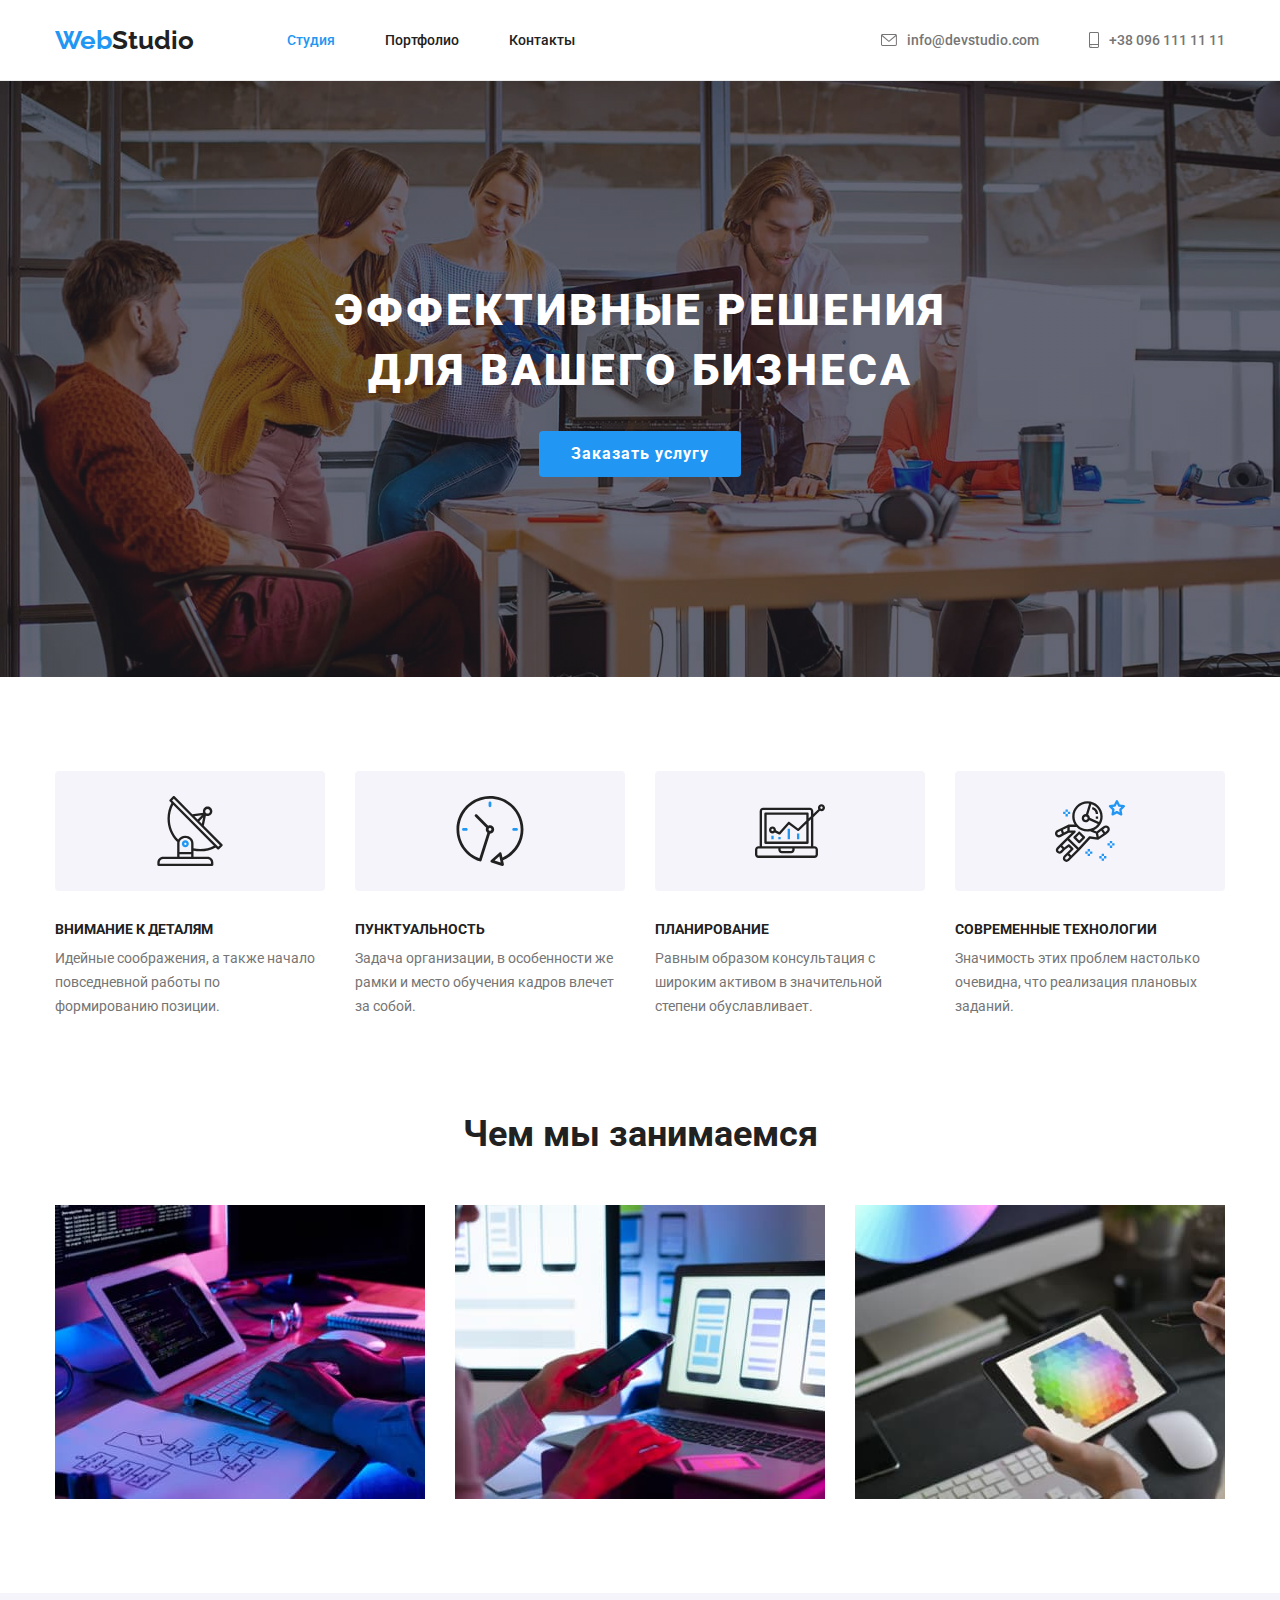
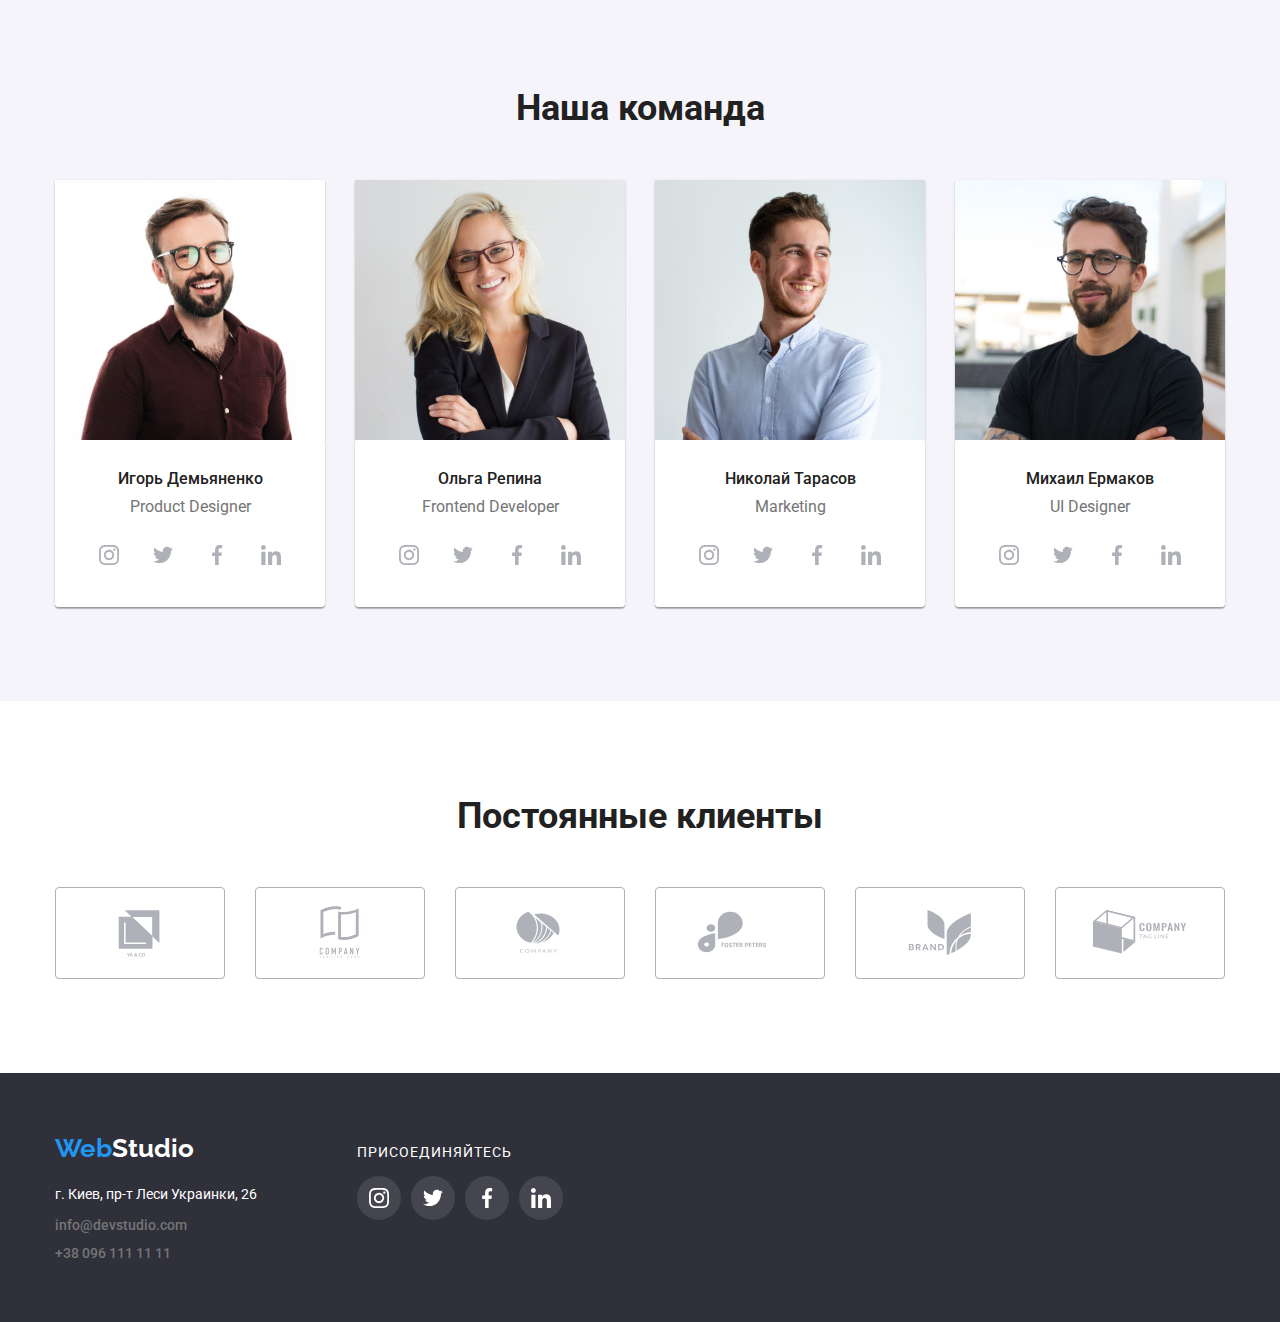
<file: index.html>
<!DOCTYPE html>
<html lang="ru">
  <head>
    <meta charset="UTF-8" />
    <meta http-equiv="X-UA-Compatible" content="IE=edge" />
    <meta name="viewport" content="width=device-width, initial-scale=1.0" />
    <title>Studio</title>
    <link rel="preconnect" href="https://fonts.gstatic.com" />
    <link
      href="https://fonts.googleapis.com/css2?family=Raleway:wght@700&family=Roboto:wght@400;500;700;900&display=swap"
      rel="stylesheet"
    />
    <link
      rel="stylesheet"
      href="https://cdnjs.cloudflare.com/ajax/libs/modern-normalize/1.0.0/modern-normalize.min.css"
    />
    <link rel="stylesheet" href="./css/style.css" />
  </head>
  <body>
    <header class="section-header">
      <div class="container header-nav">
        <a href="./index.html" class="link logo">
          <span class="logo-part">Web</span>Studio</a
        >
        <nav>
          <ul class="ul navlist">
            <li class="item">
              <a class="link current-link" href="./index.html">Студия</a>
            </li>
            <li class="item">
              <a class="link" href="./portfolio.html">Портфолио</a>
            </li>
            <li class="item"><a class="link" href="">Контакты</a></li>
          </ul>
        </nav>
        <ul class="ul contacts contacts-header">
          <li class="item-contacts">
            <a class="item link" href="mailto:info@devstudio.com">
              <svg class="icon-contacts" width="16px" height="12px">
                <use href="./imeges/sprite.svg#icon-envelope"></use>
              </svg>
              info@devstudio.com</a
            >
          </li>
          <li class="item-contacts">
            <a class="item link" href="tel:+380961111111">
              <svg class="icon-contacts" width="10px" height="16px">
                <use href="./imeges/sprite.svg#icon-smartphone"></use>
              </svg>
              +38 096 111 11 11</a
            >
          </li>
        </ul>
      </div>
    </header>
    <main>
      <section class="hero">
        <div class="container">
          <h1 class="main-title">
            эффективные решения<br />для вашего бизнеса
          </h1>
          <button type="button" class="button-main">Заказать услугу</button>
        </div>
      </section>
      <section class="section-advantages">
        <div class="container">
          <!--<h2>Наши преимущества</h2>-->
          <ul class="ul advantages-list">
            <li class="item">
              <div class="bkg-icon-advantages">
                <svg class="icon-advantages" width="70px" height="70px">
                  <use href="./imeges/sprite.svg#icon-attention"></use>
                </svg>
              </div>
              <h3 class="advantages">Внимание к деталям</h3>
              <p class="advantages-description">
                Идейные соображения, а также начало повседневной работы по
                формированию позиции.
              </p>
            </li>
            <li class="item">
              <div class="bkg-icon-advantages">
                <svg class="icon-advantages" width="70px" height="70px">
                  <use href="./imeges/sprite.svg#icon-punctuality"></use>
                </svg>
              </div>
              <h3 class="advantages">Пунктуальность</h3>
              <p class="advantages-description">
                Задача организации, в особенности же рамки и место обучения
                кадров влечет за собой.
              </p>
            </li>
            <li class="item">
              <div class="bkg-icon-advantages">
                <svg class="icon-advantages" width="70px" height="70px">
                  <use href="./imeges/sprite.svg#icon-planning"></use>
                </svg>
              </div>
              <h3 class="advantages">Планирование</h3>
              <p class="advantages-description">
                Равным образом консультация с широким активом в значительной
                степени обуславливает.
              </p>
            </li>
            <li class="item">
              <div class="bkg-icon-advantages">
                <svg class="icon-advantages" width="70px" height="70px">
                  <use href="./imeges/sprite.svg#icon-technology"></use>
                </svg>
              </div>
              <h3 class="advantages">Современные технологии</h3>
              <p class="advantages-description">
                Значимость этих проблем настолько очевидна, что реализация
                плановых заданий.
              </p>
            </li>
          </ul>
        </div>
      </section>
      <section class="section-about-us">
        <div class="container">
          <h2 class="title-about-us">Чем мы занимаемся</h2>
          <ul class="ul doing-list">
            <li class="item">
              <img
                src="./imeges/squoosh_img1.jpg"
                alt="img_laptop"
                width="370"
                height="294"
                class="fill"
              />
            </li>
            <li class="item">
              <img
                src="./imeges/squoosh_img2.jpg"
                alt="img_phone"
                width="370"
                height="294"
                class="fill"
              />
            </li>
            <li class="item">
              <img
                src="./imeges/squoosh_img3.jpg"
                alt="img_tabtel"
                width="370"
                height="294"
                class="fill"
              />
            </li>
          </ul>
        </div>
      </section>
      <section class="section-our-teem">
        <div class="container">
          <h2 class="title-about-us">Наша команда</h2>
          <ul class="ul our-teem-list">
            <li class="item-teem">
              <img
                src="./imeges/squoosh_photo_designer1.jpg"
                alt="photo designer"
                width="270"
                height="260"
                class="fill"
              />
              <div class="card-name-teem">
                <h3 class="about-name">Игорь Демьяненко</h3>
                <p class="about-position">Product Designer</p>
                <ul class="ul list-social-icons">
                  <li class="social-link-item">
                    <a class="link social-link" href="">
                      <svg class="social-icon" width="20" height="20">
                        <use href="./imeges/sprite.svg#icon-instagram"></use>
                      </svg>
                    </a>
                  </li>
                  <li class="social-link-item">
                    <a class="link social-link" href="">
                      <svg class="social-icon" width="20" height="20">
                        <use href="./imeges/sprite.svg#icon-twitter"></use>
                      </svg>
                    </a>
                  </li>
                  <li class="social-link-item">
                    <a class="link social-link" href="">
                      <svg class="social-icon" width="20" height="20">
                        <use href="./imeges/sprite.svg#icon-facebook"></use>
                      </svg>
                    </a>
                  </li>
                  <li class="social-link-item">
                    <a class="link social-link" href="">
                      <svg class="social-icon" width="20" height="20">
                        <use href="./imeges/sprite.svg#icon-linkedin"></use>
                      </svg>
                    </a>
                  </li>
                </ul>
              </div>
            </li>
            <li class="item-teem">
              <img
                src="./imeges/squoosh_photo_developer2.jpg"
                alt="photo developer"
                width="270"
                height="260"
                class="fill"
              />
              <div class="card-name-teem">
                <h3 class="about-name">Ольга Репина</h3>
                <p class="about-position">Frontend Developer</p>
                <ul class="ul list-social-icons">
                  <li class="social-link-item">
                    <a class="social-link" href="">
                      <svg class="social-icon" width="20" height="20">
                        <use href="./imeges/sprite.svg#icon-instagram"></use>
                      </svg>
                    </a>
                  </li>
                  <li class="social-link-item">
                    <a class="social-link" href="">
                      <svg class="social-icon" width="20" height="20">
                        <use href="./imeges/sprite.svg#icon-twitter"></use>
                      </svg>
                    </a>
                  </li>
                  <li class="social-link-item">
                    <a class="social-link" href="">
                      <svg class="social-icon" width="20" height="20">
                        <use href="./imeges/sprite.svg#icon-facebook"></use>
                      </svg>
                    </a>
                  </li>
                  <li class="social-link-item">
                    <a class="social-link" href="">
                      <svg class="social-icon" width="20" height="20">
                        <use href="./imeges/sprite.svg#icon-linkedin"></use>
                      </svg>
                    </a>
                  </li>
                </ul>
              </div>
            </li>

            <li class="item-teem">
              <img
                src="./imeges/squoosh_photo_marketing3.jpg"
                alt="photo marketing"
                width="270"
                height="260"
                class="fill"
              />
              <div class="card-name-teem">
                <h3 class="about-name">Николай Тарасов</h3>
                <p class="about-position">Marketing</p>
                <ul class="ul list-social-icons">
                  <li class="social-link-item">
                    <a class="link social-link" href="">
                      <svg class="social-icon" width="20" height="20">
                        <use href="./imeges/sprite.svg#icon-instagram"></use>
                      </svg>
                    </a>
                  </li>
                  <li class="social-link-item">
                    <a class="link social-link" href="">
                      <svg class="social-icon" width="20" height="20">
                        <use href="./imeges/sprite.svg#icon-twitter"></use>
                      </svg>
                    </a>
                  </li>
                  <li class="social-link-item">
                    <a class="link social-link" href="">
                      <svg class="social-icon" width="20" height="20">
                        <use href="./imeges/sprite.svg#icon-facebook"></use>
                      </svg>
                    </a>
                  </li>
                  <li class="social-link-item">
                    <a class="link social-link" href="">
                      <svg class="social-icon" width="20" height="20">
                        <use href="./imeges/sprite.svg#icon-linkedin"></use>
                      </svg>
                    </a>
                  </li>
                </ul>
              </div>
            </li>

            <li class="item-teem">
              <img
                src="./imeges/squoosh_photo_ui_designer4.jpg"
                alt="photo ui designer"
                width="270"
                height="260"
                class="fill"
              />
              <div class="card-name-teem">
                <h3 class="about-name">Михаил Ермаков</h3>
                <p class="about-position">UI Designer</p>
                <ul class="ul list-social-icons">
                  <li class="social-link-item">
                    <a class="link social-link" href="">
                      <svg class="social-icon" width="20" height="20">
                        <use href="./imeges/sprite.svg#icon-instagram"></use>
                      </svg>
                    </a>
                  </li>
                  <li class="social-link-item">
                    <a class="link social-link" href="">
                      <svg class="social-icon" width="20" height="20">
                        <use href="./imeges/sprite.svg#icon-twitter"></use>
                      </svg>
                    </a>
                  </li>
                  <li class="social-link-item">
                    <a class="link social-link" href="">
                      <svg class="social-icon" width="20" height="20">
                        <use href="./imeges/sprite.svg#icon-facebook"></use>
                      </svg>
                    </a>
                  </li>
                  <li class="social-link-item">
                    <a class="link social-link" href="">
                      <svg class="social-icon" width="20" height="20">
                        <use href="./imeges/sprite.svg#icon-linkedin"></use>
                      </svg>
                    </a>
                  </li>
                </ul>
              </div>
            </li>
          </ul>
        </div>
      </section>
      <section class="section-our-clients">
        <div class="container">
          <h2 class="title-our-clients">Постоянные клиенты</h2>
          <ul class="ul list-icon-client">
            <li class="item-icon-client">
              <a class="link-icon-client" href="">
                <svg class="icon-client" width="106px" height="60px">
                  <use href="./imeges/sprite.svg#icon-f_logo"></use>
                </svg>
              </a>
            </li>
            <li class="item-icon-client">
              <a class="link-icon-client" href="">
                <svg class="icon-client" width="106px" height="60px">
                  <use href="./imeges/sprite.svg#icon-second_logo"></use>
                </svg>
              </a>
            </li>
            <li class="item-icon-client">
              <a class="link-icon-client" href="">
                <svg class="icon-client" width="106px" height="60px">
                  <use href="./imeges/sprite.svg#icon-third_logo"></use>
                </svg>
              </a>
            </li>
            <li class="item-icon-client">
              <a class="link-icon-client" href="">
                <svg class="icon-client" width="106px" height="60px">
                  <use href="./imeges/sprite.svg#icon-fourth_logo"></use>
                </svg>
              </a>
            </li>
            <li class="item-icon-client">
              <a class="link-icon-client" href="">
                <svg class="icon-client" width="106px" height="60px">
                  <use href="./imeges/sprite.svg#icon-fifth_logo"></use></svg>
                </a>
            </li>
            <li class="item-icon-client">
              <a class="link-icon-client" href="">
                <svg class="icon-client" width="106px" height="60px">
                  <use href="./imeges/sprite.svg#icon-sixth_logo"></use>
                </svg>
              </a>
            </li>
          </ul>
        </div>
      </section>
    </main>
    <footer class="footer">
      <div class="container">
        <div class="footer-logo-contacts">
          <a href="./index.html" class="link logo">
            <span class="logo-part">Web</span>Studio</a
          >
          <address class="address">
            <ul class="ul contacts">
              <li class="item studio-address">
                г. Киев, пр-т Леси Украинки, 26
              </li>
              <li class="item">
                <a class="link" href="mailto:info@devstudio.com"
                  >info@devstudio.com</a>
              </li>
              <li class="item">
                <a class="link" href="tel:+380961111111">+38 096 111 11 11</a>
              </li>
            </ul>
          </address>
        </div>
        <div class="footer-social-icons">
          <p class="title-footer-social-icons">присоединяйтесь</p>
          <ul class="ul footer-list-social-icons">
            <li class="footer-social-link-item">
              <a class="footer-social-link" href="">
                <svg class="footer-social-icon" width="20" height="20">
                  <use href="./imeges/sprite.svg#icon-instagram"></use>
                </svg>
              </a>
            </li>
            <li class="footer-social-link-item">
              <a class="footer-social-link" href="">
                <svg class="footer-social-icon" width="20" height="20">
                  <use href="./imeges/sprite.svg#icon-twitter"></use>
                </svg>
              </a>
            </li>
            <li class="footer-social-link-item">
              <a class="footer-social-link" href="">
                <svg class="footer-social-icon" width="20" height="20">
                  <use href="./imeges/sprite.svg#icon-facebook"></use>
                </svg>
              </a>
            </li>
            <li class="footer-social-link-item">
              <a class="footer-social-link" href="">
                <svg class="footer-social-icon" width="20" height="20">
                  <use href="./imeges/sprite.svg#icon-linkedin"></use>
                </svg>
              </a>
            </li>
          </ul>
        </div>
      </div>
    </footer>
  </body>
</html>
</file>
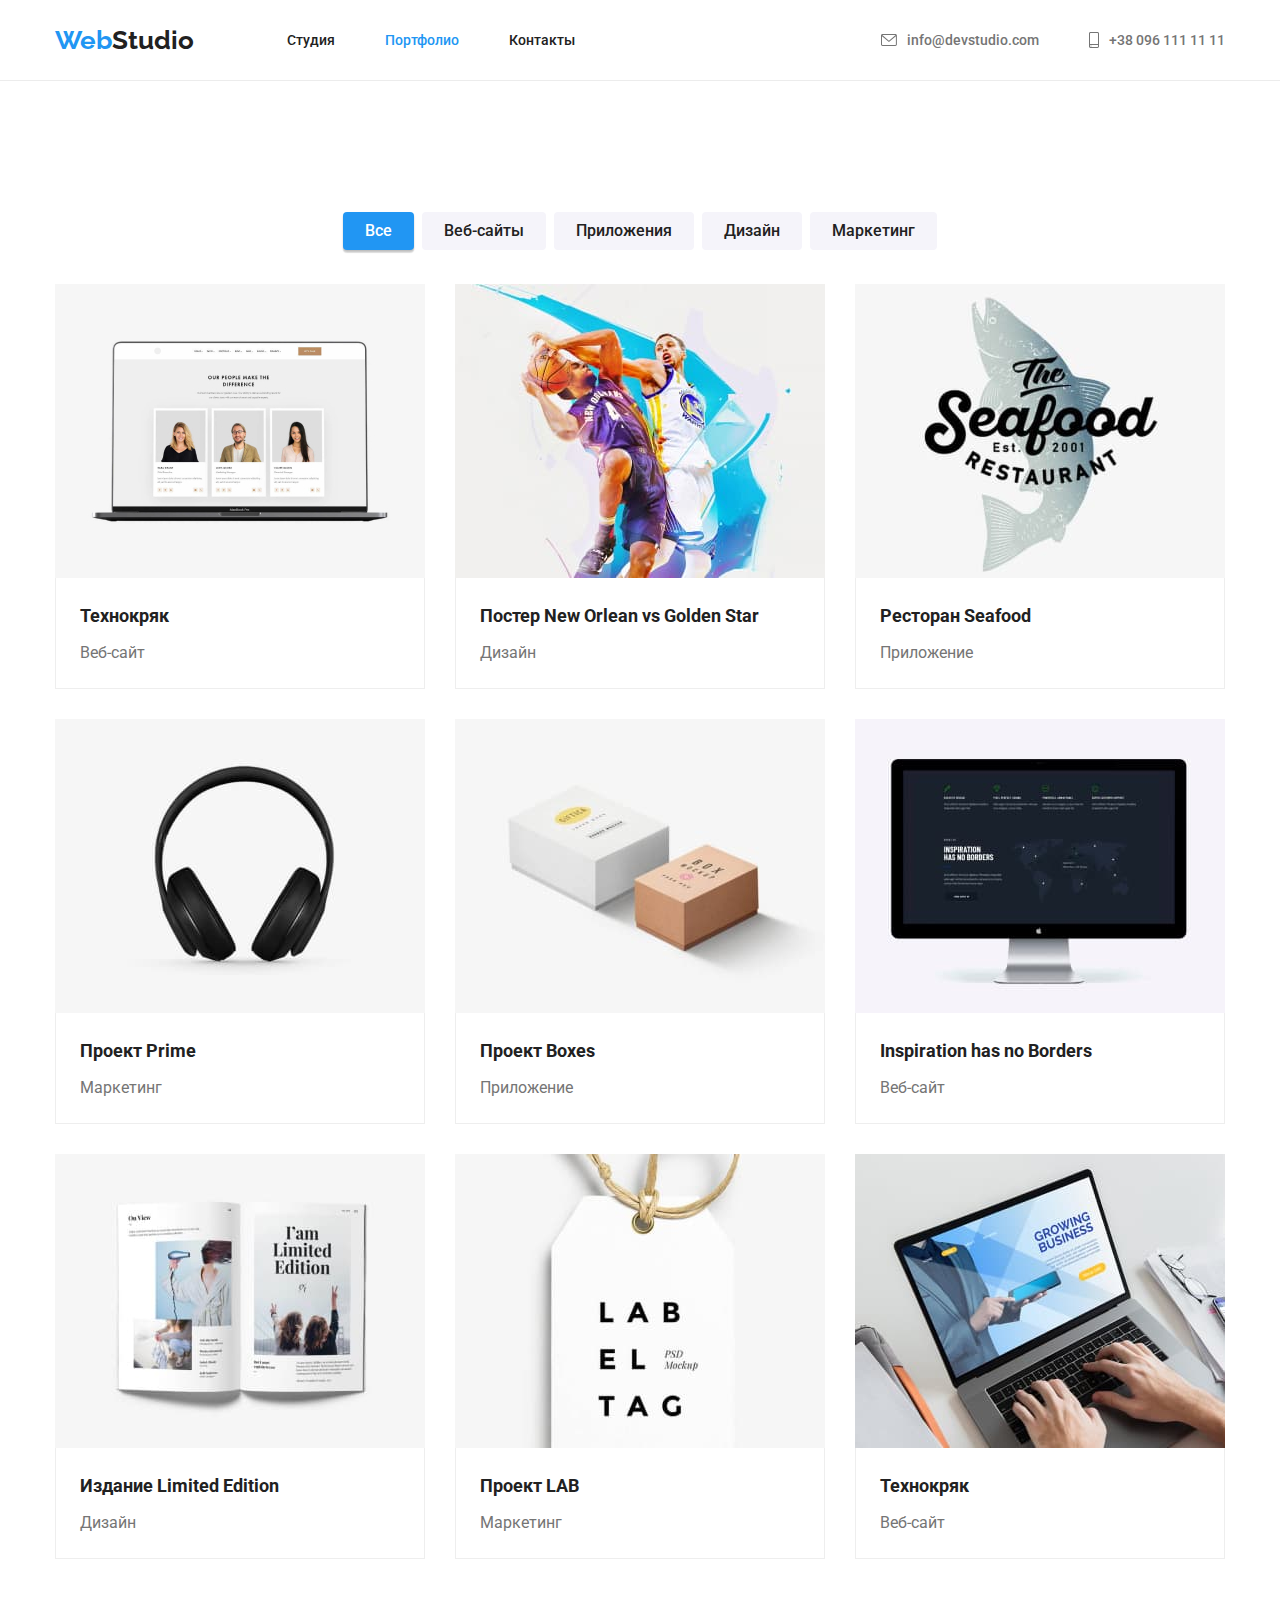
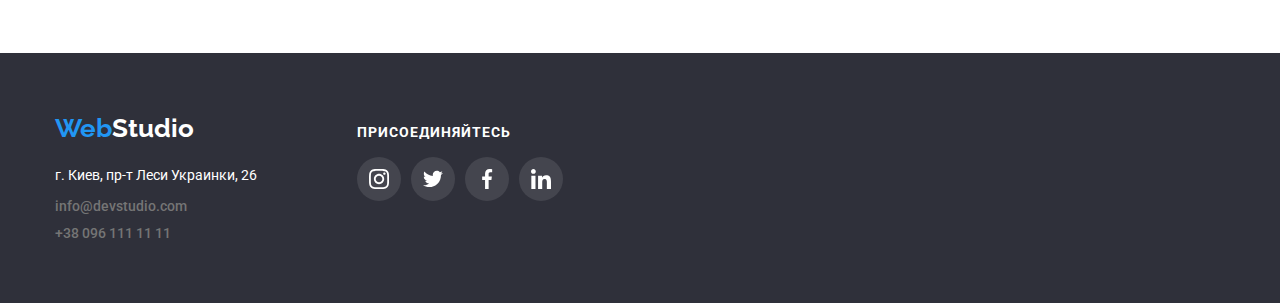
<file: portfolio.html>
<!DOCTYPE html>
<html lang="ru">
  <head>
    <meta charset="UTF-8" />
    <meta http-equiv="X-UA-Compatible" content="IE=edge" />
    <meta name="viewport" content="width=device-width, initial-scale=1.0" />
    <title>Portfolio</title>
    <link rel="preconnect" href="https://fonts.gstatic.com" />
    <link
      href="https://fonts.googleapis.com/css2?family=Raleway:wght@700&family=Roboto:wght@400;500;700;900&display=swap"
      rel="stylesheet"
    />
    <link
      rel="stylesheet"
      href="https://cdnjs.cloudflare.com/ajax/libs/modern-normalize/1.0.0/modern-normalize.min.css"
    />
    <link rel="stylesheet" href="./css/style.css" />
  </head>
  <body>
    <header class="section-header">
      <div class="container header-nav">
        <a href="./index.html" class="link logo">
          <span class="logo-part">Web</span>Studio</a
        >
        <nav>
          <ul class="ul navlist">
            <li class="item"><a class="link" href="./index.html">Студия</a></li>
            <li class="item">
              <a class="link current-link" href="./portfolio.html">Портфолио</a>
            </li>
            <li class="item"><a class="link" href="">Контакты</a></li>
          </ul>
        </nav>
        <ul class="ul contacts contacts-header">
          <li class="item-contacts">
            <a class="item link" href="mailto:info@devstudio.com">
              <svg class="icon-contacts" width="16px" height="12px">
                <use href="./imeges/sprite.svg#icon-envelope"></use>
              </svg>
              info@devstudio.com</a
            >
          </li>
          <li class="item-contacts">
            <a class="item link" href="tel:+380961111111">
              <svg class="icon-contacts" width="10px" height="16px">
                <use href="./imeges/sprite.svg#icon-smartphone"></use>
              </svg>
              +38 096 111 11 11</a
            >
          </li>
        </ul>
      </div>
    </header>
    <main>
      <section class="section-portfolio">
        <div class="container">
          <h1 class="main-title-hidden">Портфолио</h1>
          <ul class="ul btn-portfolio-list">
            <li class="item">
              <button type="button" class="button current-button">Все</button>
            </li>
            <li class="item">
              <button type="button" class="button">Веб-сайты</button>
            </li>
            <li class="item">
              <button type="button" class="button">Приложения</button>
            </li>
            <li class="item">
              <button type="button" class="button">Дизайн</button>
            </li>
            <li class="item">
              <button type="button" class="button">Маркетинг</button>
            </li>
          </ul>
          <ul class="ul projects-list">
            <li class="item" >
              <a class="link" href="">
              <img
                src="./imeges/portfolio1_web.jpg"
                alt="Веб-сайт"
                width="370"
                height="294"
              />
              <div class="card-description">
                <h2 class="project-name">Технокряк</h2>
                <p class="project-type">Веб-сайт</p>
              </div></a>
            </li>
            <li class="item">
              <a class="link" href="">
              <img
                src="./imeges/portfolio2_design.jpg"
                alt="Постер баскетбол"
                width="370"
                height="294"
                class="fill"
              />
              <div class="card-description">
                <h2 class="project-name">Постер New Orlean vs Golden Star</h2>
                <p class="project-type">Дизайн</p>
              </div></a>
            </li>
            <li class="item">
              <a class="link" href="">
              <img
                src="./imeges/portfolio3_app.jpg"
                alt="Приложение Ресторан"
                width="370"
                height="294"
                class="fill"
              />
              <div class="card-description">
                <h2 class="project-name">Ресторан Seafood</h2>
                <p class="project-type">Приложение</p>
              </div></a>
            </li>
            <li class="item">
              <a class="link" href="">
              <img
                src="./imeges/portfolio4_mark.jpg"
                alt="наушники"
                width="370"
                height="294"
                class="fill"
              />
              <div class="card-description">
                <h2 class="project-name">Проект Prime</h2>
                <p class="project-type">Маркетинг</p>
              </div></a>
            </li>
            <li class="item">
              <a class="link" href="">
              <img
                src="./imeges/portfolio5_app.jpg"
                alt="коробки"
                width="370"
                height="294"
                class="fill"
              />
              <div class="card-description">
                <h2 class="project-name">Проект Boxes</h2>
                <p class="project-type">Приложение</p>
              </div></a>
            </li>
            <li class="item">
              <a class="link" href="">
              <img
                src="./imeges/portfolio6_web.jpg"
                alt="монитор"
                width="370"
                height="294"
                class="fill"
              />
              <div class="card-description">
                <h2 class="project-name">Inspiration has no Borders</h2>
                <p class="project-type">Веб-сайт</p>
              </div></a>
            </li>
            <li class="item">
              <a class="link" href="">
              <img
                src="./imeges/portfolio7_design.jpg"
                alt="журнал"
                width="370"
                height="294"
                class="fill"
              />
              <div class="card-description">
                <h2 class="project-name">Издание Limited Edition</h2>
                <p class="project-type">Дизайн</p>
              </div></a>
            </li>
            <li class="item">
              <a class="link" href="">
              <img
                src="./imeges/portfolio8_mark.jpg"
                alt="ярлык с буквами"
                width="370"
                height="294"
                class="fill"
              />
              <div class="card-description">
                <h2 class="project-name">Проект LAB</h2>
                <p class="project-type">Маркетинг</p>
              </div></a>
            </li>
            <li class="item">
              <a class="link" href="">
              <img
                src="./imeges/portfolio9_app.jpg"
                alt="руки на клавиатуре"
                width="370"
                height="294"
                class="fill"
              />
              <div class="card-description">
                <h2 class="project-name">Технокряк</h2>
                <p class="project-type">Веб-сайт</p>
              </div></a>
            </li>
          </ul>
        </div>
      </section>
    </main>
    <footer class="footer">
      <div class="container">
        <div class="footer-logo-contacts">
        <a href="./index.html" class="link logo">
          <span class="logo-part">Web</span>Studio</a>
        <address class="address">
          <ul class="ul contacts">
            <li class="item studio-address">г. Киев, пр-т Леси Украинки, 26</li>
            <li class="item">
              <a class="link" href="mailto:info@devstudio.com"
                >info@devstudio.com</a>
            </li>
            <li class="item">
              <a class="link" href="tel:+380961111111">+38 096 111 11 11</a>
            </li>
          </ul></div>
          <div class="footer-social-icons"
          > 
          <h3 class="title-footer-social-icons">присоединяйтесь</h3>
          <ul class="ul footer-list-social-icons">
            <li class="footer-social-link-item">
              <a class="footer-social-link" href="">
                <svg class="footer-social-icon" width="20" height="20">
                  <use href="./imeges/sprite.svg#icon-instagram"></use>
                </svg>
              </a>
            </li>
            <li class="footer-social-link-item">
              <a class="footer-social-link" href="">
                <svg class="footer-social-icon" width="20" height="20">
                  <use href="./imeges/sprite.svg#icon-twitter"></use>
                </svg>
              </a>
            </li>
            <li class="footer-social-link-item">
              <a class="footer-social-link" href="">
                <svg class="footer-social-icon" width="20" height="20">
                  <use href="./imeges/sprite.svg#icon-facebook"></use>
                </svg>
              </a>
            </li>
            <li class="footer-social-link-item">
              <a class="footer-social-link" href="">
                <svg class="footer-social-icon" width="20" height="20">
                  <use href="./imeges/sprite.svg#icon-linkedin"></use>
                </svg>
              </a>
            </li>
          </ul>
          </div>
        </address>
      </div>
    </footer>
  </body>
</html>
</file>
<file: css/style.css>
/*кастомные css свойства*/
:root {
  --main-text-color: #212121;
  --text-color-dark-grey: #212121;
  --text-color-light-grey: #757575;
  --background-color-lignt-blue: #f5f4fa;
  --background-color-dark-blue: #2f303a;
  --conteiner-background: #ffffff;
  --white-text: #ffffff;
  --logo-color-dark: #000000;
  --accent-color: #2196f3;
  --accent-color-hover:#188CE8;
  --social-icons-grey: #AFB1B8
}
body {
  color: var(--main-text-color);
  font-family: "Roboto", "Raleway", "Verdana", "Tahoma", sans-serif;
  margin: 0;
}
.container {
  width: 1200px;
  margin: 0 auto;
  margin-left: auto;
  margin-right: auto;
  padding-left: 15px;
  padding-right: 15px;
}
}
h1,
h2,
h3,
p,
ul {
  margin: 0;
}
.ul {
  list-style: none;
}
/*универсальный селектор*/
* {
  box-sizing: border-box;
  margin: 0;
  padding: 0;
}
.section-header{
  margin-left: auto;
  margin-right: auto;
  border-bottom: 1px solid #ECECEC;
  align-items: center;
}
.header-nav{
  display: flex;
  align-items: center;
}
.logo {
  margin-right: 93px;
  font-family: "Raleway";
  font-weight: 700;
  font-size: 26px;
  color: var(--logo-color-dark);
  line-height: 1.17;
}
.logo-part {
  color: var(--accent-color);
}
.header-nav .logo{
  padding-top: 6px;
  padding-bottom: 6px;
}
.link {
  color: inherit;
  text-decoration: none;
}
.navlist{
  display: flex;
}
.navlist .item + .item{
  margin-left: 50px;
}

.navlist .link {
  display: block;
  padding-top: 32px;
  padding-bottom: 32px;
  font-weight: 500;
  font-size: 14px;
  color: var(--text-color-dark-grey);
  line-height: 1.17;
}
.navlist .link:hover,
.navlist .link:focus {
  text-decoration: none;
  color: var(--accent-color);
}
.navlist .current-link {
  color: var(--accent-color);
}
.header-nav .contacts{
  display: flex;
  margin-left: auto;
}
.header-nav .contacts .link{
  padding-top: 32px;
  padding-bottom: 32px;
}
.contacts-header .item-contacts{
  margin-right: 50px;
  align-items: center;
}
.contacts-header .item-contacts:last-child{
  margin-right: 0px;
}
.item-contacts .link{
  display: flex;
  align-items: center;  
}

/*
.item-contacts{
  display: flex;
  align-items: center;

}*/
.icon-contacts{
  display: flex;
  align-items: center;
  margin-right: 10px;
  fill: currentColor;
}
.icon-contacts:hover,
.icon-contacts:focus{
fill: var(--accent-color)
}
.contacts .link {
  font-weight: 500;
  font-size: 14px;
  line-height: 1.17;
  color: var(--text-color-light-grey);
}
.contacts .link:hover,
.contacts .link:focus{
  color: var(--accent-color);
}
.contacts .link:hover .icon-contacts,
.contacts .link:focus .icon-contacts{
  color: var(--accent-color);
  fill: var(--accent-color);
}

.address {
  font-style: normal;
}
.studio-address {
  font-weight: 400;
  font-size: 14px;
  line-height: 1.71;
  color: var(--white-text);
}
.hero {
  max-width: 1600px;
  margin: 0 auto;
  margin-left: auto;
  margin-right: auto;
  padding-top: 200px;
  padding-bottom: 200px;
  background-image: linear-gradient(to right, rgb(47, 48, 58,0.4), rgb(47, 48, 58,0.4)), url(../imeges/hero_opt.jpg);
  /*background-color: var(--background-color-dark-blue);*/
  background-size: cover;
  background-position: 63% 37%;
  background-repeat: no-repeat;
  text-align: center;
}
.main-title{
  font-family: 'Roboto';
  color: var(--white-text);
  text-transform: uppercase;
  font-weight: 900;
  font-style: normal;
  font-size: 44px;
  line-height: 1.36;
  letter-spacing: 3px;
  text-align: center;
}

/*Стилизация кнопок навигации*/

.button-main {
  display: block;
  margin-left: auto;
  margin-right: auto;
  background-color: var(--accent-color);
  border-radius: 4px;
  border: 4px var(--accent-color);
  box-shadow: 0px, 4px, rgba(0, 0, 0, 0.15);
  color: var(--white-text);
  padding: 10px 32px;
  letter-spacing: 1px;
  text-align: center;
  text-decoration: none;
  font-size: 16px;
  line-height: 1.63;
  font-weight: 700;
  margin-top: 30px;

}
.button-main:hover,
.button-main:focus {
  background-color:var(--accent-color-hover);
  box-shadow: 0px 4px 4px 0px rgba(0, 0, 0, 0,15);
  cursor: pointer;
}
.btn-portfolio-list{
  display: flex;
  align-items: center;
  justify-content: center;
  margin-bottom: 34px;
}
.button {
  display: inline-block;
  background-color: var(--background-color-lignt-blue);
  border-radius: 4px;
  border: 4px var(--background-color-lignt-blue);
  color: var(--text-color-dark-grey);
  padding: 6px 22px;
  text-align: center;
  text-decoration: none;
  font-size: 16px;
  line-height: 1.63;
  font-weight: 500;
}
.button:hover,
.button:focus {
  background-color: var(--accent-color);
  color: var(--white-text);
  cursor: pointer;
  box-shadow: 0px 3px 1px rgb(0 0 0 / 10%), 0px 1px 2px rgb(0 0 0 / 8%), 0px 2px 2px rgb(0 0 0 / 12%);
}
.btn-portfolio-list:last-child{
  margin-right: 0;
}
.btn-portfolio-list .item{
  margin-right: 8px;
}
.btn-portfolio-list .item:last-child{
  margin-right: 0;
}
.current-button {
  display: inline-block;
  background-color: var(--accent-color);
  box-shadow: 0px 3px 1px rgb(0 0 0 / 10%), 0px 1px 2px rgb(0 0 0 / 8%), 0px 2px 2px rgb(0 0 0 / 12%);
  /*box-shadow: 0px, 4px, 4px, 0px, rgba(0, 0, 0, 0.25);*/
  color: var(--white-text);
  cursor: pointer;
  border-radius: 4px;
  border: 4px var(--background-color-lignt-blue);
  padding: 6px 22px;
  text-align: center;
  text-decoration: none;
  font-size: 16px;
  line-height: 1.63;
  font-weight: 500;
}
.section-advantages{
  padding-top: 94px;
  padding-bottom: 94px;
}
.advantages-list{
  display: flex;
}
/*добавление фоновых картинок через псевдоелементы
.advantages-list .item::before{
content: "";
display: block;
margin-bottom: 30px;
height: 120px;
background-color: var(--background-color-lignt-blue);
background-size: 70px 70px ;
background-repeat: no-repeat;
background-position: center;
border-radius: 4px;
}
.advantages-list .item:nth-child(1)::before{
  background-image: url(../imeges/attention.svg);
}
.advantages-list .item:nth-child(2)::before{
  background-image: url(../imeges/punctuality.svg);
}
.advantages-list .item:nth-child(3)::before{
  background-image: url(../imeges/planning.svg);
}
.advantages-list .item:nth-child(4)::before{
  background-image: url(../imeges/technology.svg);
}*/
.bkg-icon-advantages{
  display: flex;
  width: 270px;
  height: 120px;
  justify-content: center;
  align-items: center;
  background-color: var(--background-color-lignt-blue);
  border-radius: 4px;
  margin-bottom: 30px;
}
.advantages-list .item{
  width: 270;
  margin-right: 30px;
}
.advantages-list .item:last-child{
  margin-right: 0;}

.advantages {
  font-weight: 700;
  font-size: 14px;
  line-height: 1.17;
  color: var(--text-color-dark-grey);
  text-transform: uppercase;
}
.advantages-description {
  margin-top: 10px;
  font-size: 14px;
  line-height: 1.71;
  color: var(--text-color-light-grey);
}
.section-about-us{
  padding-bottom: 94px;
}
.doing-list{
  display: flex;
  margin-top: 50px;
}
.doing-list .item:not(:last-child){
  margin-right: 30px;
}
.section-our-teem{
  background-color: var(--background-color-lignt-blue);
  margin-left: auto;
  margin-right: auto;
  padding-top: 94px;
  padding-bottom: 94px;
}
.title-about-us {
  font-weight: 700;
  font-size: 36px;
  line-height: 1.17;
  color: var(--text-color-dark-grey);
  text-align: center;
}
.our-teem-list{
  display: flex;
  margin-top: 50px;
  
}
.our-teem-list .item-teem{
margin-right: 30px;
}
.item-teem:last-child{
  margin-right: 0px;
  }
.item-teem{
  border-bottom-left-radius: 4px;
  border-bottom-right-radius: 4px;
  box-shadow: 0px 2px 1px rgba(0, 0, 0, 0.2), 0px 1px 1px rgba(0, 0, 0, 0.14),0px 1px 3px 0px rgba(0, 0, 0, 0.12);
}
.photo{
  width: 270;
  height: 260;
}
.card-name-teem{
  background-color: var(--conteiner-background);
  border-radius: 4px;
  padding: 30px;
}
.about-name {
  text-align: center;
  font-weight: 500;
  font-size: 16px;
  line-height: 1.17;
  color: var(--text-color-dark-grey);
}
.about-position {
  margin-top: 10px;
  text-align: center;
  font-size: 16px;
  line-height: 1.17;
  color: var(--text-color-light-grey);
}
/*иконки соц сетей*/
.list-social-icons{
  display: flex;
  margin-top: 16px;
  align-items: center;
  justify-content: center;
}
.social-link{
  display: flex;
  width: 44px;
  height: 44px;
  border-radius: 50%;
  justify-content: center; 
  align-items: center;
}
.list-social-icons :not(:last-child){
  margin-right: 10px;
}
.social-icon{
  /*fill:currentColor;*/
  fill: var(--social-icons-grey);
}

.social-link:hover .social-icon,
.social-link:focus .social-icon{
  fill: var(--white-text);
  background-color: var(--accent-color);
}
.social-link:hover,
.social-link:focus{
  background-color: var(--accent-color);
}

/*cекция наши клиенты*/
.section-our-clients{
  padding-top: 94px;
  padding-bottom: 94px;
}
.title-our-clients{
  font-weight: 700;
  font-size: 36px;
  line-height: 1.17;
  color: var(--text-color-dark-grey);
  text-align: center;
  margin-bottom: 50px;
}
.list-icon-client{
  display: flex;
  margin-left: auto;
  margin-right: auto;
}
.link-icon-client{
  display: flex;
  width: 170px;
  height: 92px; 
  border: 1px solid;
  border-color: var(--social-icons-grey);
  border-radius: 4px;
  justify-content: center;
  align-items: center;
  align-content: center;
}
.link-icon-client{
  max-width: 100%;
}
.list-icon-client :not(:last-child){
  margin-right: 30px;
}
.icon-client{
  fill: var(--social-icons-grey);
}
.link-icon-client:hover,
.link-icon-client:focus{
  border-color:var(--accent-color);
  cursor: pointer;
}
.link-icon-client:hover .icon-client,
.link-icon-client:focus .icon-client{
  fill:var(--accent-color);
  background-color: var(--conteiner-background);
  border-color: var(--social-icons-grey);
}
/*футер*/
.footer .container{
  display: flex;
  align-items: baseline;
}
.footer {
  padding-top: 60px;
  padding-bottom: 60px;
  margin-left: auto;
  margin-right: auto;
  background-color: var(--background-color-dark-blue);
  color: var(--white-text);
  box-shadow: 0px 4px 4px 0px rgba(0, 0, 0, 0.25);
  align-items: center;
}
.address{
  margin-top: 20px;
}
.address .item{
  margin-bottom: 9px;
}
.address .item:last-child{
  margin-bottom: 0px;
}
.footer-logo-contacts{
  margin-right: 70px;
  align-items: center;
}
/*футер иконки соцсетей*/
.title-footer-social-icons{
text-transform: uppercase;
font-size: 14px;
letter-spacing: 1px;
line-height: 1.17;
}
.footer-social-icons{
  justify-content: center; 
  align-items: center;
}
.footer-list-social-icons{
  display: flex;
  margin-top: 16px;
  align-items: center;
  justify-content: center;
}

.footer-social-link{
  background-color: rgb(255, 255, 255,0.1);
  width: 44px;
  height: 44px;
  border-radius: 50%;
  display: flex;
  justify-content: center; 
  align-items: center;
}

.footer-list-social-icons :not(:last-child){
  margin-right: 10px;
}
.footer-social-icon{
  fill: var(--white-text);
}
.footer-social-link:hover .footer-social-icon,
.footer-social-link:focus .footer-social-icon{
  fill: var(--white-text);
  background-color: var(--accent-color);
}
.footer-social-link:hover,
.footer-social-link:focus{
  background-color: var(--accent-color);
}

/*страница портфолио*/
.section-portfolio{
  padding-top: 94px;
  padding-bottom: 94px;
}
.btn-portfolio-list{
  display: flex;
}
/*Скрытый заголовок*/
.main-title-hidden {
  visibility: hidden;
}
.projects-list{
display: flex;  
flex-wrap: wrap;
margin-top: -30px;
margin-left: -30px;
}
.projects-list > .item{
  flex-basis: calc(100% / 3 - 30px);
  margin-top: 30px;
  margin-left: 30px;
}
.projects-list .link{
  display: block;
}
.projects-list .link:hover,
.projects-list .link:focus{
  box-shadow: 0px 4px 4px 0px rgba(0, 0, 0, 0.25);
  cursor: pointer;
}
.card-description{
  border-right: 1px solid #EEEEEE;
  border-left: 1px solid #EEEEEE;
  border-bottom: 1px solid #EEEEEE;
  padding-top: 20px;
  padding-left: 24px;
  padding-bottom: 20px;
  padding-right: 24px;
}
.project-name {
  font-weight: 700;
  font-size: 18px;
  line-height: 2;
  color: var(--text-color-dark-grey);
  margin-bottom: 4px;
}
.project-type {
  font-size: 16px;
  line-height: 1.88;
  color: var(--text-color-light-grey);
}
.fill {
  object-fit: cover;
}

img {
  display: block;
  max-width: 100%;
  height: auto;
  }
</file>
